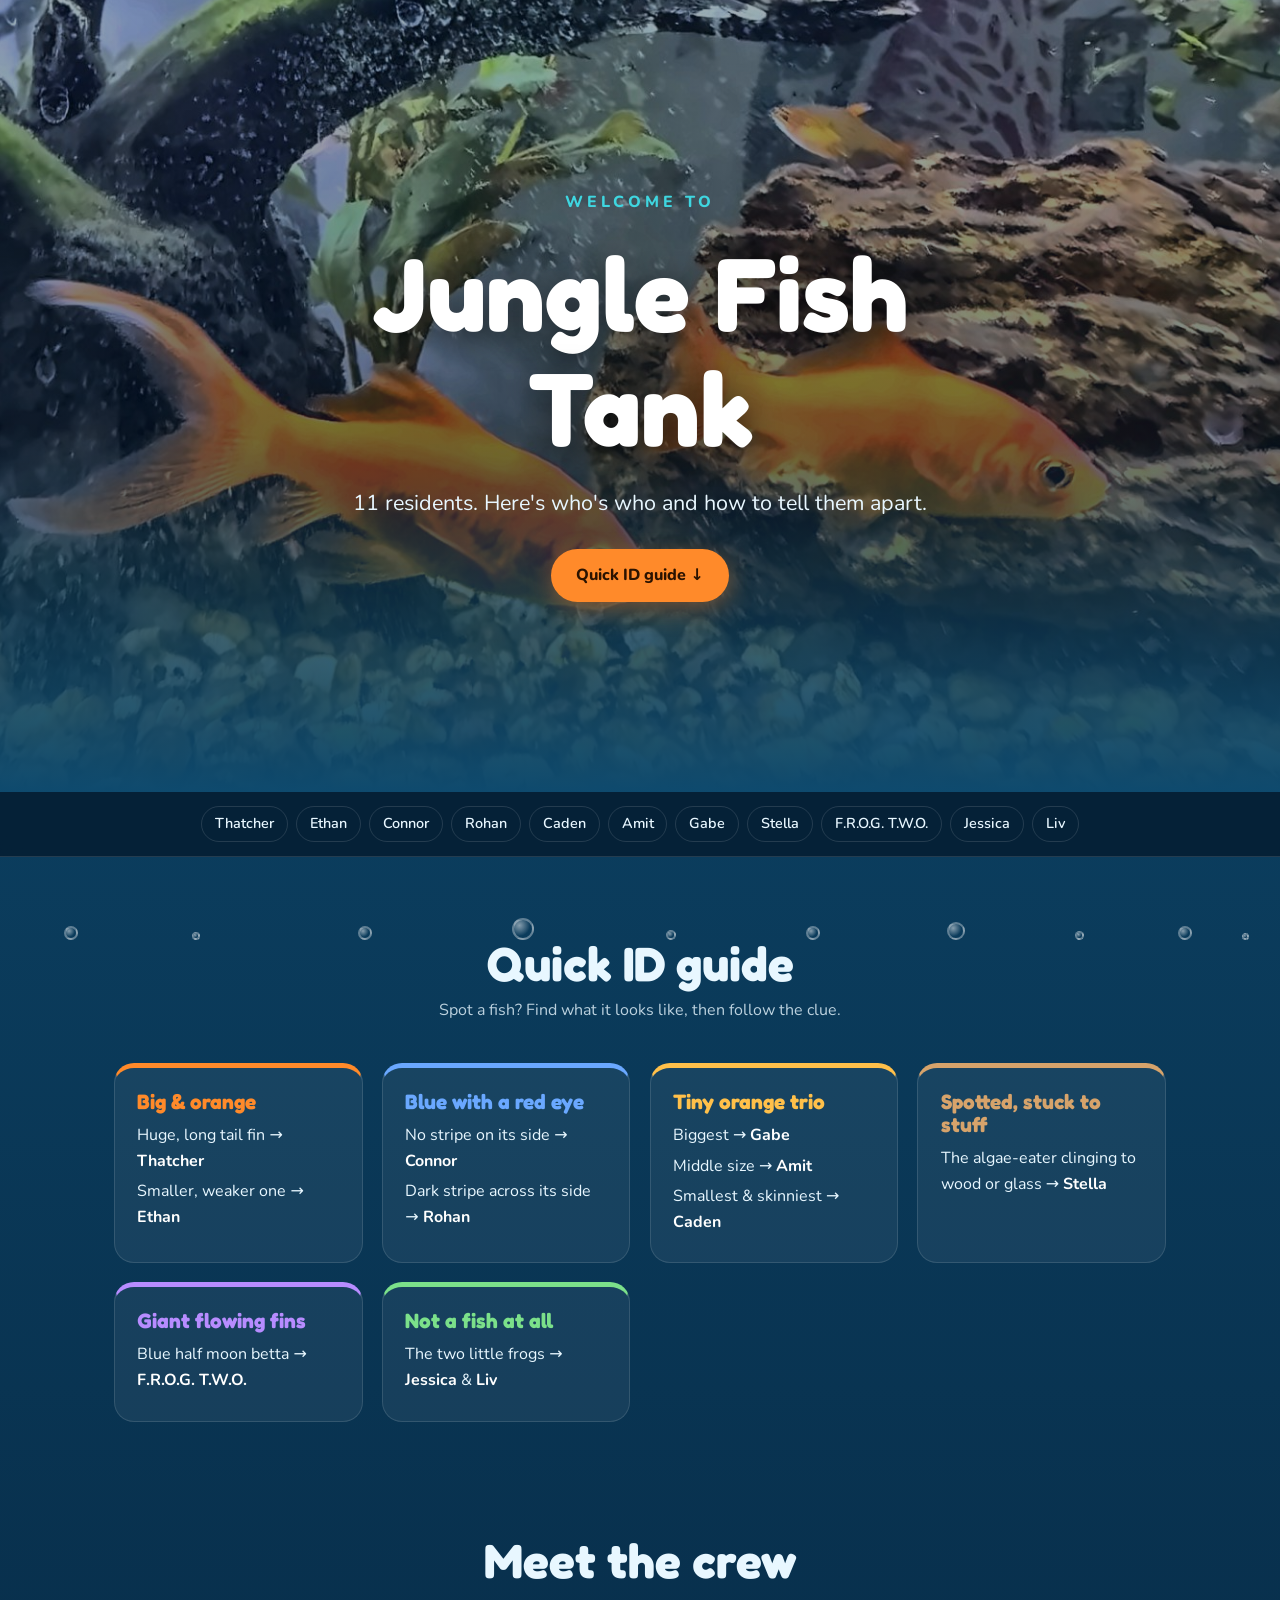
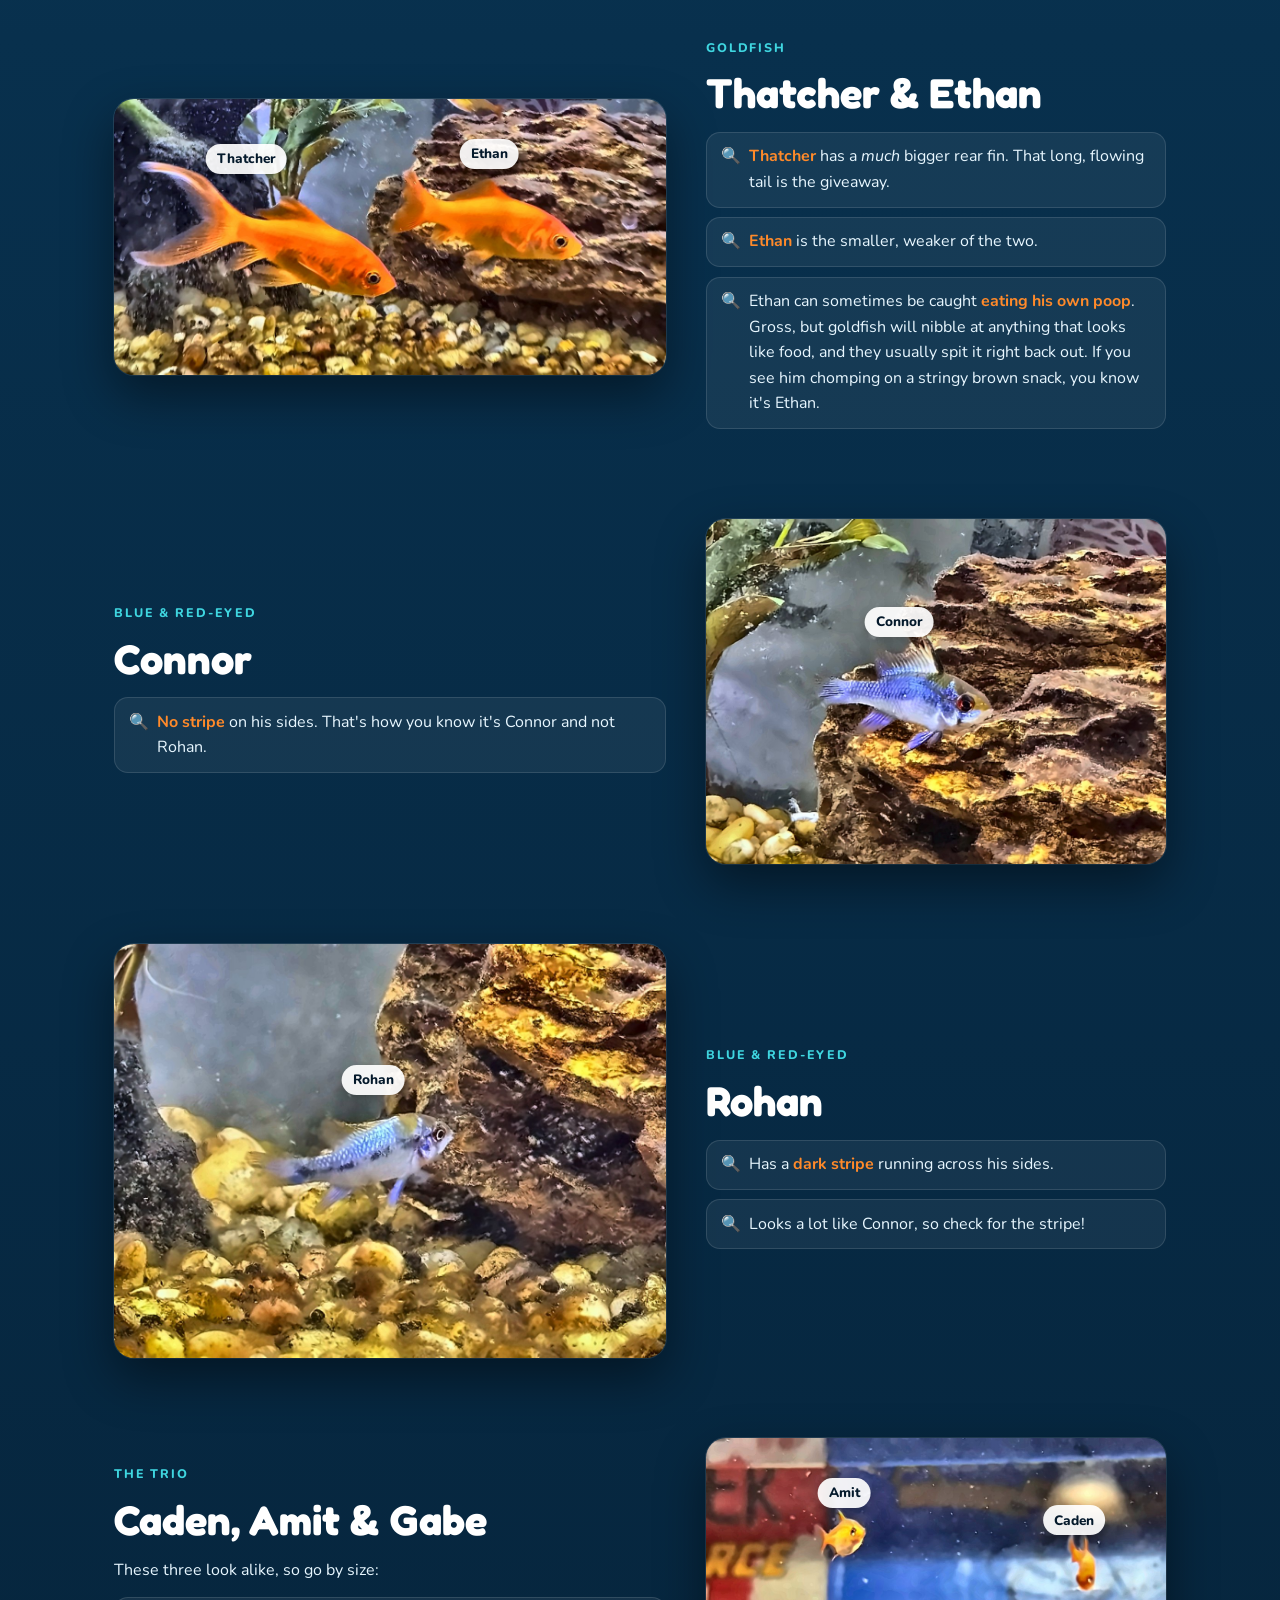
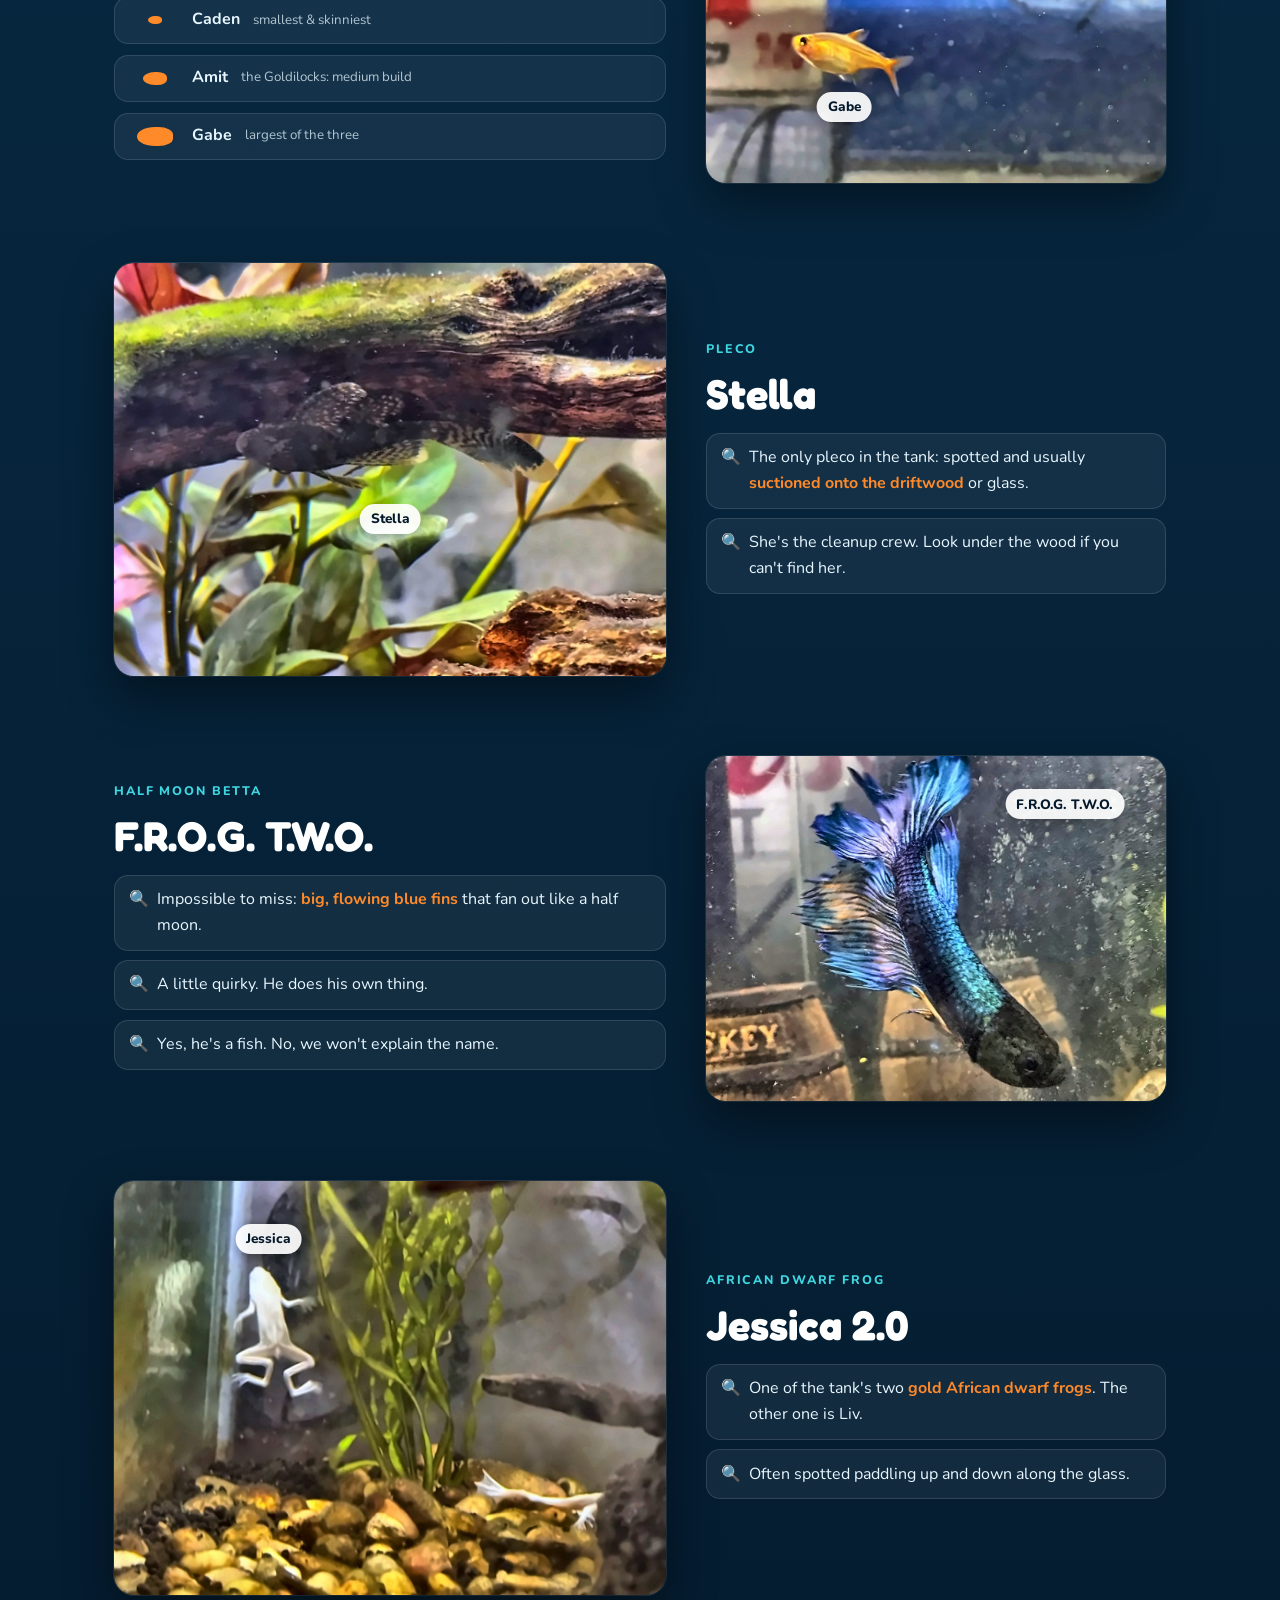
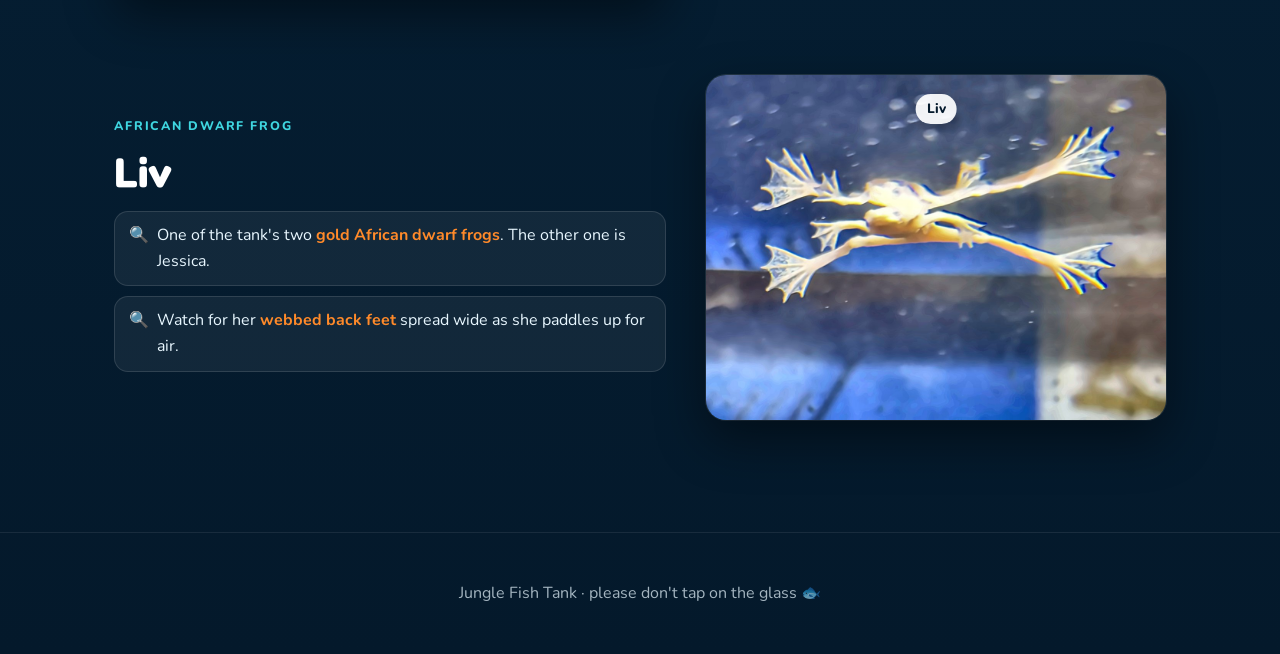
<file: index.html>
<!DOCTYPE html>
<html lang="en">
<head>
  <meta charset="UTF-8">
  <meta name="viewport" content="width=device-width, initial-scale=1.0">
  <title>Jungle Fish Tank · Meet the Crew</title>
  <link rel="preconnect" href="https://fonts.googleapis.com">
  <link rel="preconnect" href="https://fonts.gstatic.com" crossorigin>
  <link href="https://fonts.googleapis.com/css2?family=Fredoka:wght@500;700&family=Nunito:wght@400;600;800&display=swap" rel="stylesheet">
  <link rel="stylesheet" href="Style.css">
</head>
<body>

  <!-- floating bubbles (pure CSS) -->
  <div class="bubbles" aria-hidden="true">
    <span></span><span></span><span></span><span></span><span></span>
    <span></span><span></span><span></span><span></span><span></span>
  </div>

  <header class="hero">
    <img class="hero-bg" src="images/tank.jpg" alt="">
    <div class="hero-text">
      <p class="eyebrow">Welcome to</p>
      <h1>Jungle Fish Tank</h1>
      <p class="tagline">11 residents. Here's who's who and how to tell them apart.</p>
      <a class="btn" href="#quick-id">Quick ID guide ↓</a>
    </div>
  </header>

  <nav class="roster" aria-label="Jump to a tank-mate">
    <a href="#goldfish">Thatcher</a>
    <a href="#goldfish">Ethan</a>
    <a href="#connor">Connor</a>
    <a href="#rohan">Rohan</a>
    <a href="#trio">Caden</a>
    <a href="#trio">Amit</a>
    <a href="#trio">Gabe</a>
    <a href="#stella">Stella</a>
    <a href="#frog-two">F.R.O.G. T.W.O.</a>
    <a href="#frogs">Jessica</a>
    <a href="#liv">Liv</a>
  </nav>

  <!-- QUICK ID -->
  <section id="quick-id" class="quick-id">
    <h2>Quick ID guide</h2>
    <p class="section-intro">Spot a fish? Find what it looks like, then follow the clue.</p>
    <div class="id-grid">
      <div class="id-card orange">
        <h3>Big &amp; orange</h3>
        <p>Huge, long tail fin → <strong>Thatcher</strong></p>
        <p>Smaller, weaker one → <strong>Ethan</strong></p>
      </div>
      <div class="id-card blue">
        <h3>Blue with a red eye</h3>
        <p>No stripe on its side → <strong>Connor</strong></p>
        <p>Dark stripe across its side → <strong>Rohan</strong></p>
      </div>
      <div class="id-card amber">
        <h3>Tiny orange trio</h3>
        <p>Biggest → <strong>Gabe</strong></p>
        <p>Middle size → <strong>Amit</strong></p>
        <p>Smallest &amp; skinniest → <strong>Caden</strong></p>
      </div>
      <div class="id-card brown">
        <h3>Spotted, stuck to stuff</h3>
        <p>The algae-eater clinging to wood or glass → <strong>Stella</strong></p>
      </div>
      <div class="id-card violet">
        <h3>Giant flowing fins</h3>
        <p>Blue half moon betta → <strong>F.R.O.G. T.W.O.</strong></p>
      </div>
      <div class="id-card green">
        <h3>Not a fish at all</h3>
        <p>The two little frogs → <strong>Jessica</strong> &amp; <strong>Liv</strong></p>
      </div>
    </div>
  </section>

  <main class="profiles">
    <h2>Meet the crew</h2>

    <!-- Thatcher & Ethan -->
    <article id="goldfish" class="profile">
      <figure class="photo">
        <img src="images/thatcher-ethan.jpg" alt="Two orange goldfish, Thatcher on the left and Ethan on the right">
        <span class="tag" style="left:24%; top:22%">Thatcher</span>
        <span class="tag" style="left:68%; top:20%">Ethan</span>
      </figure>
      <div class="info">
        <p class="species">Goldfish</p>
        <h3>Thatcher &amp; Ethan</h3>
        <ul class="clues">
          <li><b>Thatcher</b> has a <em>much</em> bigger rear fin. That long, flowing tail is the giveaway.</li>
          <li><b>Ethan</b> is the smaller, weaker of the two.</li>
          <li>Ethan can sometimes be caught <b>eating his own poop</b>. Gross, but goldfish will nibble at anything that looks like food, and they usually spit it right back out. If you see him chomping on a stringy brown snack, you know it's Ethan.</li>
        </ul>
      </div>
    </article>

    <!-- Connor -->
    <article id="connor" class="profile reverse">
      <figure class="photo">
        <img src="images/connor.jpg" alt="Connor, a small blue fish with a red eye, resting by a rock">
        <span class="tag" style="left:42%; top:30%">Connor</span>
      </figure>
      <div class="info">
        <p class="species">Blue &amp; red-eyed</p>
        <h3>Connor</h3>
        <ul class="clues">
          <li><b>No stripe</b> on his sides. That's how you know it's Connor and not Rohan.</li>
        </ul>
      </div>
    </article>

    <!-- Rohan -->
    <article id="rohan" class="profile">
      <figure class="photo">
        <img src="images/rohan.jpg" alt="Rohan, a small blue fish with a dark stripe on his side">
        <span class="tag" style="left:47%; top:33%">Rohan</span>
      </figure>
      <div class="info">
        <p class="species">Blue &amp; red-eyed</p>
        <h3>Rohan</h3>
        <ul class="clues">
          <li>Has a <b>dark stripe</b> running across his sides.</li>
          <li>Looks a lot like Connor, so check for the stripe!</li>
        </ul>
      </div>
    </article>

    <!-- Trio -->
    <article id="trio" class="profile reverse">
      <figure class="photo">
        <img src="images/caden-amit-gabe.jpg" alt="Three small orange fish: Amit top left, Caden right, Gabe bottom">
        <span class="tag" style="left:30%; top:16%">Amit</span>
        <span class="tag" style="left:80%; top:24%">Caden</span>
        <span class="tag" style="left:30%; top:78%">Gabe</span>
      </figure>
      <div class="info">
        <p class="species">The trio</p>
        <h3>Caden, Amit &amp; Gabe</h3>
        <p>These three look alike, so go by size:</p>
        <div class="size-scale">
          <div><span class="dot s"></span><b>Caden</b><small>smallest &amp; skinniest</small></div>
          <div><span class="dot m"></span><b>Amit</b><small>the Goldilocks: medium build</small></div>
          <div><span class="dot l"></span><b>Gabe</b><small>largest of the three</small></div>
        </div>
      </div>
    </article>

    <!-- Stella -->
    <article id="stella" class="profile">
      <figure class="photo">
        <img src="images/stella.jpg" alt="Stella the pleco clinging to the underside of driftwood">
        <span class="tag" style="left:50%; top:62%">Stella</span>
      </figure>
      <div class="info">
        <p class="species">Pleco</p>
        <h3>Stella</h3>
        <ul class="clues">
          <li>The only pleco in the tank: spotted and usually <b>suctioned onto the driftwood</b> or glass.</li>
          <li>She's the cleanup crew. Look under the wood if you can't find her.</li>
        </ul>
      </div>
    </article>

    <!-- FROG TWO -->
    <article id="frog-two" class="profile reverse">
      <figure class="photo">
        <img src="images/frog-two.jpg" alt="F.R.O.G. T.W.O., a blue half moon betta with large flowing fins">
        <span class="tag" style="left:78%; top:14%">F.R.O.G. T.W.O.</span>
      </figure>
      <div class="info">
        <p class="species">Half moon betta</p>
        <h3>F.R.O.G. T.W.O.</h3>
        <ul class="clues">
          <li>Impossible to miss: <b>big, flowing blue fins</b> that fan out like a half moon.</li>
          <li>A little quirky. He does his own thing.</li>
          <li>Yes, he's a fish. No, we won't explain the name.</li>
        </ul>
      </div>
    </article>

    <!-- Jessica -->
    <article id="Jessica 2.0" class="profile">
      <figure class="photo">
        <img src="images/jessica-liv.jpg" alt="Jessica the African dwarf frog swimming by the glass">
        <span class="tag" style="left:28%; top:14%">Jessica</span>
      </figure>
      <div class="info">
        <p class="species">African dwarf frog</p>
        <h3>Jessica 2.0</h3>
        <ul class="clues">
          <li>One of the tank's two <b>gold African dwarf frogs</b>. The other one is Liv.</li>
          <li>Often spotted paddling up and down along the glass.</li>
        </ul>
      </div>
    </article>

    <!-- Liv -->
    <article id="liv" class="profile reverse">
      <figure class="photo">
        <img src="images/liv.jpg" alt="Liv the African dwarf frog swimming with her webbed feet spread wide">
        <span class="tag" style="left:50%; top:10%">Liv</span>
      </figure>
      <div class="info">
        <p class="species">African dwarf frog</p>
        <h3>Liv</h3>
        <ul class="clues">
          <li>One of the tank's two <b>gold African dwarf frogs</b>. The other one is Jessica.</li>
          <li>Watch for her <b>webbed back feet</b> spread wide as she paddles up for air.</li>
        </ul>
      </div>
    </article>
  </main>

  <footer>
    <p>Jungle Fish Tank · please don't tap on the glass 🐟</p>
  </footer>

</body>
</html>
</file>
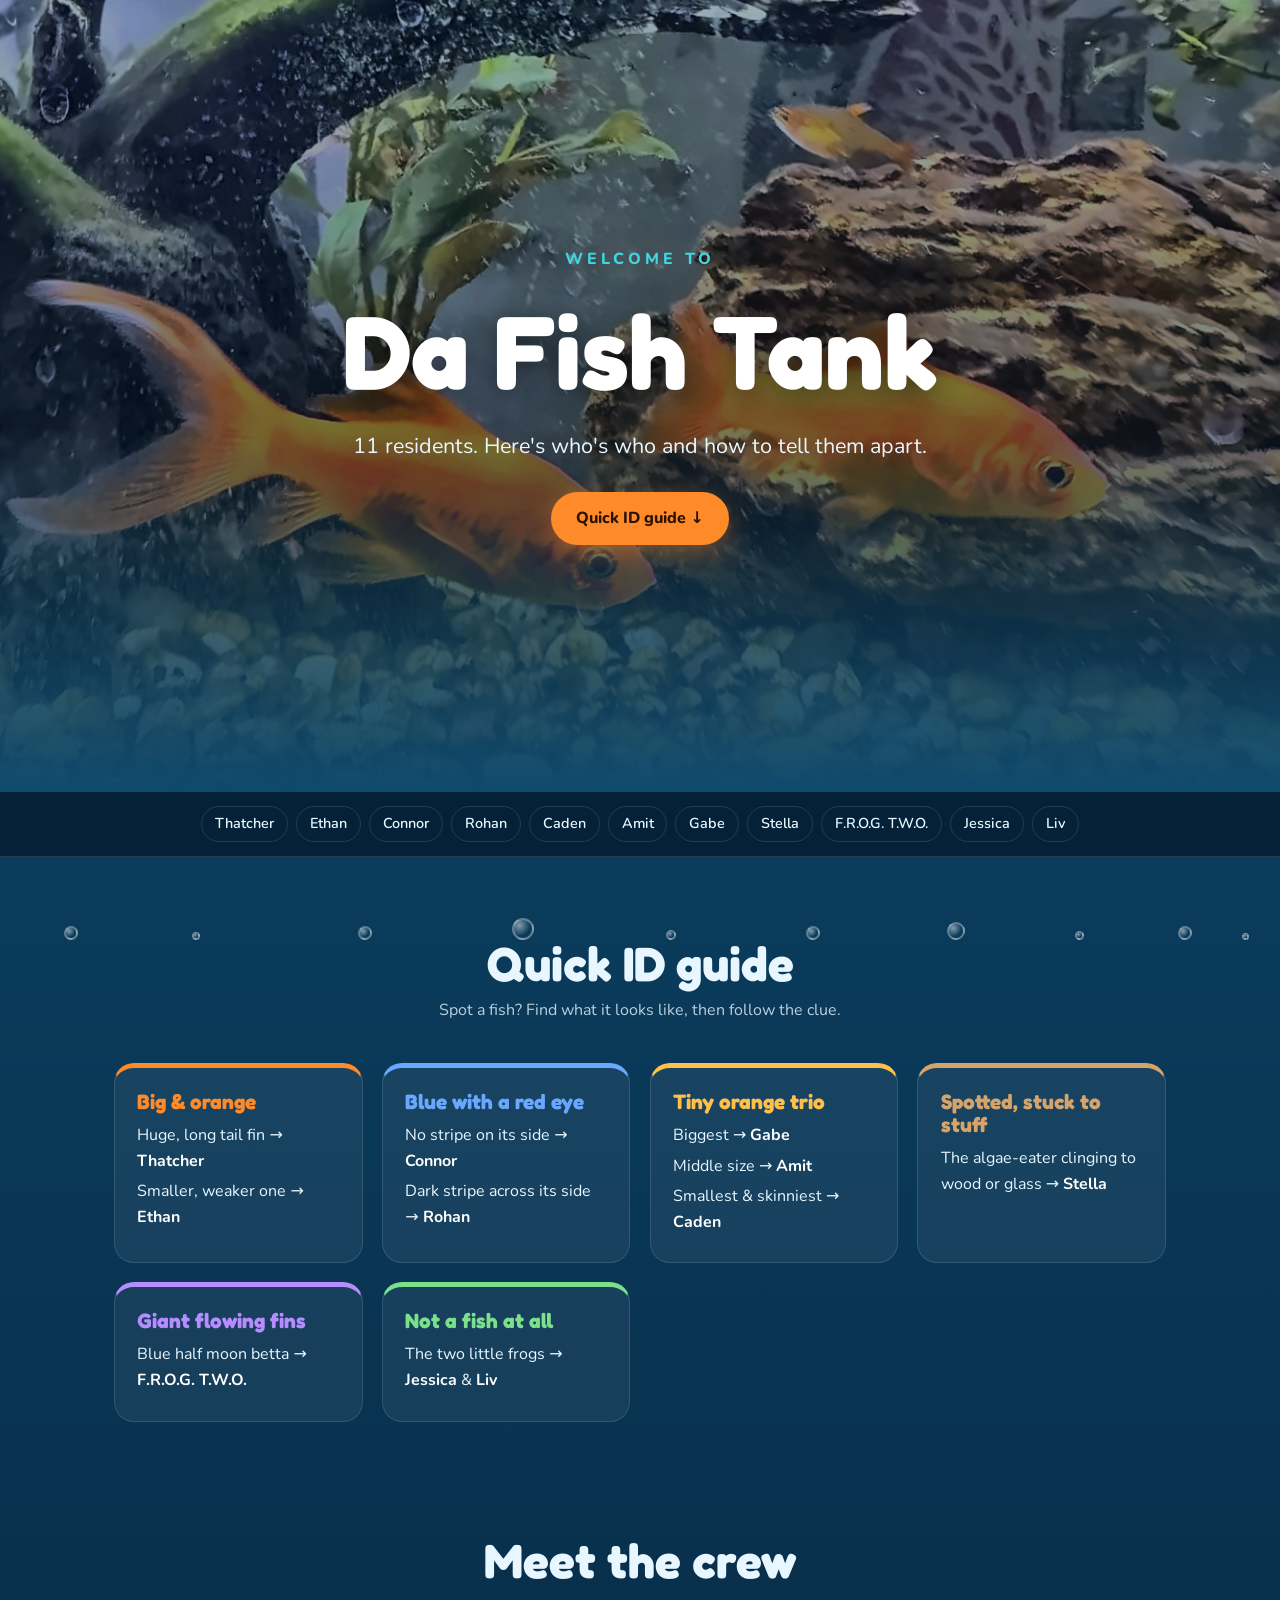
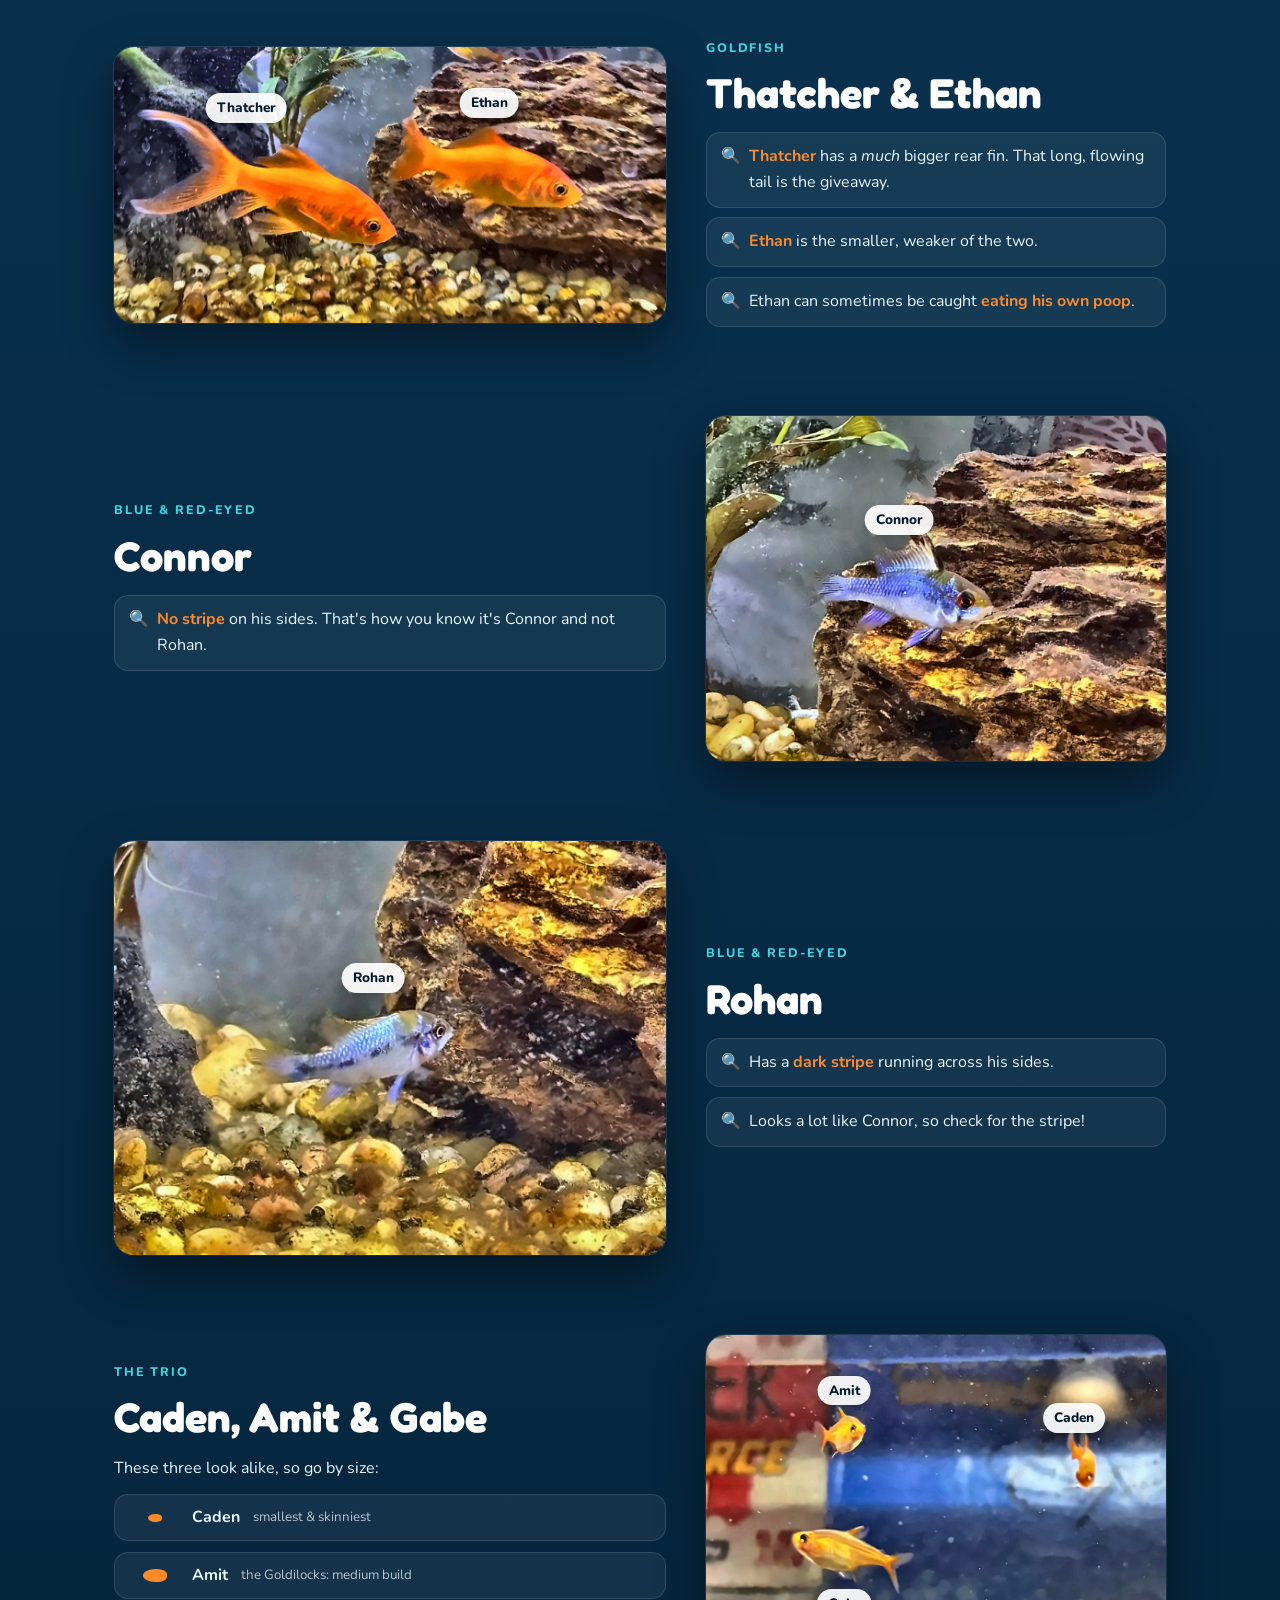
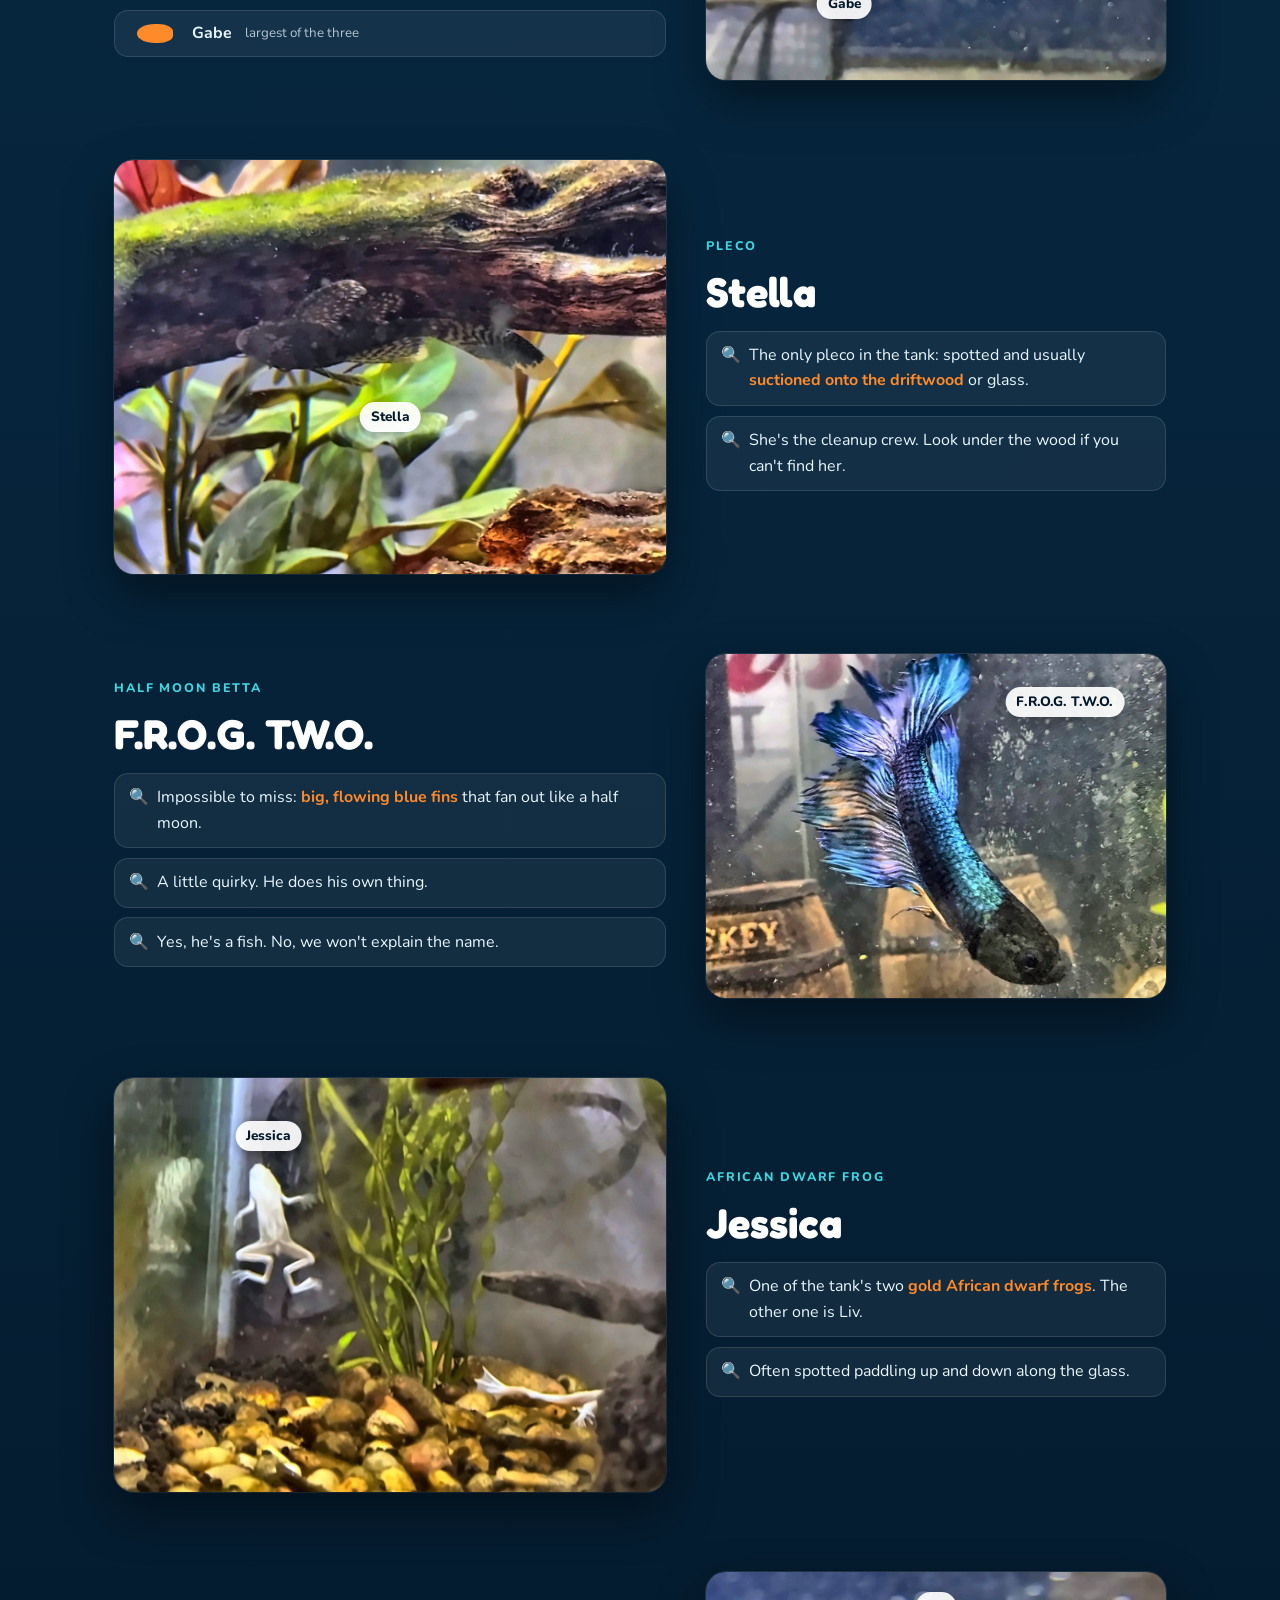
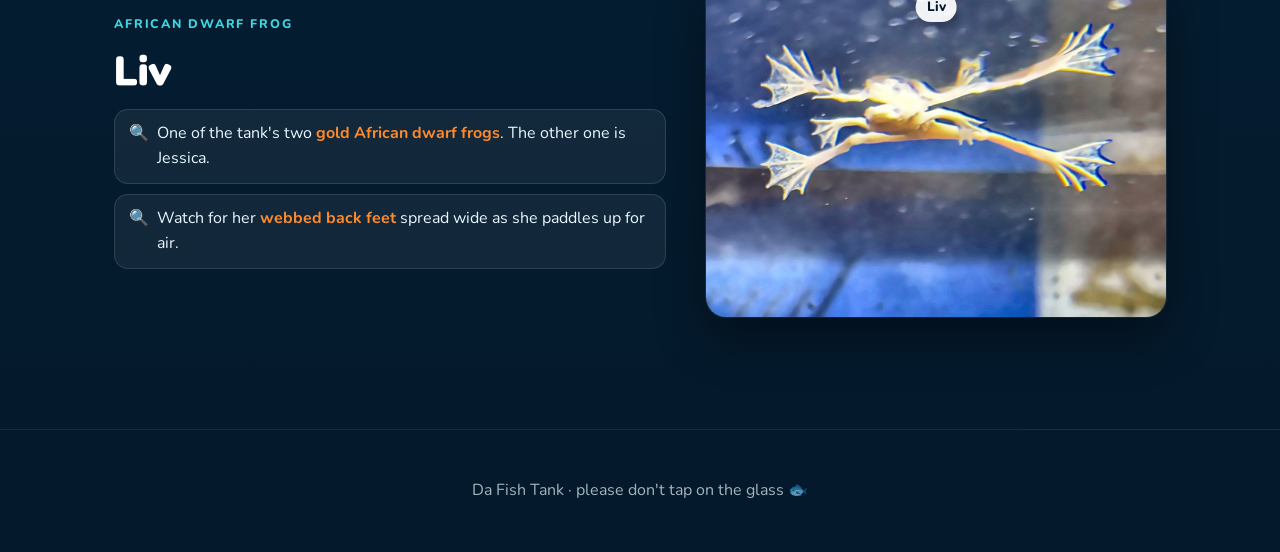
<file: Main.html>
<!DOCTYPE html>
<html lang="en">
<head>
  <meta charset="UTF-8">
  <meta name="viewport" content="width=device-width, initial-scale=1.0">
  <title>Da Fish Tank · Meet the Crew</title>
  <link rel="preconnect" href="https://fonts.googleapis.com">
  <link rel="preconnect" href="https://fonts.gstatic.com" crossorigin>
  <link href="https://fonts.googleapis.com/css2?family=Fredoka:wght@500;700&family=Nunito:wght@400;600;800&display=swap" rel="stylesheet">
  <link rel="stylesheet" href="Style.css">
</head>
<body>

  <!-- floating bubbles (pure CSS) -->
  <div class="bubbles" aria-hidden="true">
    <span></span><span></span><span></span><span></span><span></span>
    <span></span><span></span><span></span><span></span><span></span>
  </div>

  <header class="hero">
    <img class="hero-bg" src="images/tank.jpg" alt="">
    <div class="hero-text">
      <p class="eyebrow">Welcome to</p>
      <h1>Da Fish Tank</h1>
      <p class="tagline">11 residents. Here's who's who and how to tell them apart.</p>
      <a class="btn" href="#quick-id">Quick ID guide ↓</a>
    </div>
  </header>

  <nav class="roster" aria-label="Jump to a tank-mate">
    <a href="#goldfish">Thatcher</a>
    <a href="#goldfish">Ethan</a>
    <a href="#connor">Connor</a>
    <a href="#rohan">Rohan</a>
    <a href="#trio">Caden</a>
    <a href="#trio">Amit</a>
    <a href="#trio">Gabe</a>
    <a href="#stella">Stella</a>
    <a href="#frog-two">F.R.O.G. T.W.O.</a>
    <a href="#frogs">Jessica</a>
    <a href="#liv">Liv</a>
  </nav>

  <!-- QUICK ID -->
  <section id="quick-id" class="quick-id">
    <h2>Quick ID guide</h2>
    <p class="section-intro">Spot a fish? Find what it looks like, then follow the clue.</p>
    <div class="id-grid">
      <div class="id-card orange">
        <h3>Big &amp; orange</h3>
        <p>Huge, long tail fin → <strong>Thatcher</strong></p>
        <p>Smaller, weaker one → <strong>Ethan</strong></p>
      </div>
      <div class="id-card blue">
        <h3>Blue with a red eye</h3>
        <p>No stripe on its side → <strong>Connor</strong></p>
        <p>Dark stripe across its side → <strong>Rohan</strong></p>
      </div>
      <div class="id-card amber">
        <h3>Tiny orange trio</h3>
        <p>Biggest → <strong>Gabe</strong></p>
        <p>Middle size → <strong>Amit</strong></p>
        <p>Smallest &amp; skinniest → <strong>Caden</strong></p>
      </div>
      <div class="id-card brown">
        <h3>Spotted, stuck to stuff</h3>
        <p>The algae-eater clinging to wood or glass → <strong>Stella</strong></p>
      </div>
      <div class="id-card violet">
        <h3>Giant flowing fins</h3>
        <p>Blue half moon betta → <strong>F.R.O.G. T.W.O.</strong></p>
      </div>
      <div class="id-card green">
        <h3>Not a fish at all</h3>
        <p>The two little frogs → <strong>Jessica</strong> &amp; <strong>Liv</strong></p>
      </div>
    </div>
  </section>

  <main class="profiles">
    <h2>Meet the crew</h2>

    <!-- Thatcher & Ethan -->
    <article id="goldfish" class="profile">
      <figure class="photo">
        <img src="images/thatcher-ethan.jpg" alt="Two orange goldfish, Thatcher on the left and Ethan on the right">
        <span class="tag" style="left:24%; top:22%">Thatcher</span>
        <span class="tag" style="left:68%; top:20%">Ethan</span>
      </figure>
      <div class="info">
        <p class="species">Goldfish</p>
        <h3>Thatcher &amp; Ethan</h3>
        <ul class="clues">
          <li><b>Thatcher</b> has a <em>much</em> bigger rear fin. That long, flowing tail is the giveaway.</li>
          <li><b>Ethan</b> is the smaller, weaker of the two.</li>
          <li>Ethan can sometimes be caught <b>eating his own poop</b>.</li>
        </ul>
      </div>
    </article>

    <!-- Connor -->
    <article id="connor" class="profile reverse">
      <figure class="photo">
        <img src="images/connor.jpg" alt="Connor, a small blue fish with a red eye, resting by a rock">
        <span class="tag" style="left:42%; top:30%">Connor</span>
      </figure>
      <div class="info">
        <p class="species">Blue &amp; red-eyed</p>
        <h3>Connor</h3>
        <ul class="clues">
          <li><b>No stripe</b> on his sides. That's how you know it's Connor and not Rohan.</li>
        </ul>
      </div>
    </article>

    <!-- Rohan -->
    <article id="rohan" class="profile">
      <figure class="photo">
        <img src="images/rohan.jpg" alt="Rohan, a small blue fish with a dark stripe on his side">
        <span class="tag" style="left:47%; top:33%">Rohan</span>
      </figure>
      <div class="info">
        <p class="species">Blue &amp; red-eyed</p>
        <h3>Rohan</h3>
        <ul class="clues">
          <li>Has a <b>dark stripe</b> running across his sides.</li>
          <li>Looks a lot like Connor, so check for the stripe!</li>
        </ul>
      </div>
    </article>

    <!-- Trio -->
    <article id="trio" class="profile reverse">
      <figure class="photo">
        <img src="images/caden-amit-gabe.jpg" alt="Three small orange fish: Amit top left, Caden right, Gabe bottom">
        <span class="tag" style="left:30%; top:16%">Amit</span>
        <span class="tag" style="left:80%; top:24%">Caden</span>
        <span class="tag" style="left:30%; top:78%">Gabe</span>
      </figure>
      <div class="info">
        <p class="species">The trio</p>
        <h3>Caden, Amit &amp; Gabe</h3>
        <p>These three look alike, so go by size:</p>
        <div class="size-scale">
          <div><span class="dot s"></span><b>Caden</b><small>smallest &amp; skinniest</small></div>
          <div><span class="dot m"></span><b>Amit</b><small>the Goldilocks: medium build</small></div>
          <div><span class="dot l"></span><b>Gabe</b><small>largest of the three</small></div>
        </div>
      </div>
    </article>

    <!-- Stella -->
    <article id="stella" class="profile">
      <figure class="photo">
        <img src="images/stella.jpg" alt="Stella the pleco clinging to the underside of driftwood">
        <span class="tag" style="left:50%; top:62%">Stella</span>
      </figure>
      <div class="info">
        <p class="species">Pleco</p>
        <h3>Stella</h3>
        <ul class="clues">
          <li>The only pleco in the tank: spotted and usually <b>suctioned onto the driftwood</b> or glass.</li>
          <li>She's the cleanup crew. Look under the wood if you can't find her.</li>
        </ul>
      </div>
    </article>

    <!-- FROG TWO -->
    <article id="frog-two" class="profile reverse">
      <figure class="photo">
        <img src="images/frog-two.jpg" alt="F.R.O.G. T.W.O., a blue half moon betta with large flowing fins">
        <span class="tag" style="left:78%; top:14%">F.R.O.G. T.W.O.</span>
      </figure>
      <div class="info">
        <p class="species">Half moon betta</p>
        <h3>F.R.O.G. T.W.O.</h3>
        <ul class="clues">
          <li>Impossible to miss: <b>big, flowing blue fins</b> that fan out like a half moon.</li>
          <li>A little quirky. He does his own thing.</li>
          <li>Yes, he's a fish. No, we won't explain the name.</li>
        </ul>
      </div>
    </article>

    <!-- Jessica -->
    <article id="frogs" class="profile">
      <figure class="photo">
        <img src="images/jessica-liv.jpg" alt="Jessica the African dwarf frog swimming by the glass">
        <span class="tag" style="left:28%; top:14%">Jessica</span>
      </figure>
      <div class="info">
        <p class="species">African dwarf frog</p>
        <h3>Jessica</h3>
        <ul class="clues">
          <li>One of the tank's two <b>gold African dwarf frogs</b>. The other one is Liv.</li>
          <li>Often spotted paddling up and down along the glass.</li>
        </ul>
      </div>
    </article>

    <!-- Liv -->
    <article id="liv" class="profile reverse">
      <figure class="photo">
        <img src="images/liv.jpg" alt="Liv the African dwarf frog swimming with her webbed feet spread wide">
        <span class="tag" style="left:50%; top:10%">Liv</span>
      </figure>
      <div class="info">
        <p class="species">African dwarf frog</p>
        <h3>Liv</h3>
        <ul class="clues">
          <li>One of the tank's two <b>gold African dwarf frogs</b>. The other one is Jessica.</li>
          <li>Watch for her <b>webbed back feet</b> spread wide as she paddles up for air.</li>
        </ul>
      </div>
    </article>
  </main>

  <footer>
    <p>Da Fish Tank · please don't tap on the glass 🐟</p>
  </footer>

</body>
</html>
</file>
<file: Style.css>
/* ===== Da Fish Tank ===== */
:root {
  --deep: #04192b;
  --mid: #08304d;
  --surface: #0e4a6e;
  --foam: #e8f7ff;
  --aqua: #3fd6e0;
  --orange: #ff8a2a;
  --card: rgba(255, 255, 255, 0.06);
  --border: rgba(255, 255, 255, 0.12);
  --radius: 20px;
}

* { box-sizing: border-box; margin: 0; padding: 0; }

html { scroll-behavior: smooth; background: var(--deep); }

body {
  font-family: "Nunito", system-ui, sans-serif;
  color: var(--foam);
  line-height: 1.6;
  background-color: var(--deep);
  background-image: linear-gradient(180deg, var(--surface) 0%, var(--mid) 30%, var(--deep) 100%);
  overflow-x: hidden;
}

h1, h2, h3 { font-family: "Fredoka", sans-serif; line-height: 1.1; }

/* ---------- Bubbles ---------- */
.bubbles { position: fixed; inset: 0; pointer-events: none; z-index: 0; }
.bubbles span {
  position: absolute;
  bottom: -40px;
  width: 14px; height: 14px;
  border-radius: 50%;
  border: 2px solid rgba(255, 255, 255, 0.35);
  background: radial-gradient(circle at 30% 30%, rgba(255,255,255,.5), transparent 60%);
  animation: rise linear infinite;
}
.bubbles span:nth-child(1)  { left: 5%;  animation-duration: 14s; }
.bubbles span:nth-child(2)  { left: 15%; animation-duration: 18s; animation-delay: 3s; width: 8px; height: 8px; }
.bubbles span:nth-child(3)  { left: 28%; animation-duration: 12s; animation-delay: 6s; }
.bubbles span:nth-child(4)  { left: 40%; animation-duration: 20s; animation-delay: 1s; width: 22px; height: 22px; }
.bubbles span:nth-child(5)  { left: 52%; animation-duration: 16s; animation-delay: 8s; width: 10px; height: 10px; }
.bubbles span:nth-child(6)  { left: 63%; animation-duration: 13s; animation-delay: 4s; }
.bubbles span:nth-child(7)  { left: 74%; animation-duration: 19s; animation-delay: 2s; width: 18px; height: 18px; }
.bubbles span:nth-child(8)  { left: 84%; animation-duration: 15s; animation-delay: 7s; width: 9px; height: 9px; }
.bubbles span:nth-child(9)  { left: 92%; animation-duration: 17s; animation-delay: 5s; }
.bubbles span:nth-child(10) { left: 97%; animation-duration: 11s; animation-delay: 9s; width: 7px; height: 7px; }

@keyframes rise {
  0%   { transform: translate(0, 0); opacity: 0; }
  10%  { opacity: 1; }
  50%  { transform: translate(14px, -55vh); }
  100% { transform: translate(-10px, -110vh); opacity: 0; }
}

@media (prefers-reduced-motion: reduce) {
  .bubbles { display: none; }
  html { scroll-behavior: auto; }
}

/* ---------- Hero ---------- */
.hero {
  position: relative;
  min-height: 88vh;
  display: grid;
  place-items: center;
  text-align: center;
  overflow: hidden;
  isolation: isolate;
}
.hero-bg {
  position: absolute; inset: 0;
  width: 100%; height: 100%;
  object-fit: cover;
  z-index: -2;
  transform: scale(1.05);
}
.hero::after {
  content: "";
  position: absolute; inset: 0;
  z-index: -1;
  background: linear-gradient(180deg, rgba(4,25,43,.35) 0%, rgba(4,25,43,.55) 55%, var(--surface) 100%);
}
.hero-text { padding: 2rem; max-width: 720px; }
.eyebrow {
  text-transform: uppercase;
  letter-spacing: .25em;
  font-weight: 800;
  color: var(--aqua);
}
.hero h1 {
  font-size: clamp(3rem, 10vw, 6.5rem);
  margin: .2em 0;
  color: #fff;
  text-shadow: 0 6px 30px rgba(0,0,0,.5);
}
.tagline { font-size: clamp(1.05rem, 2.5vw, 1.35rem); margin-bottom: 1.8rem; }
.btn {
  display: inline-block;
  padding: .85em 1.6em;
  border-radius: 999px;
  background: var(--orange);
  color: #2b1300;
  font-weight: 800;
  text-decoration: none;
  box-shadow: 0 8px 24px rgba(255,138,42,.4);
  transition: transform .2s, box-shadow .2s;
}
.btn:hover { transform: translateY(-3px); box-shadow: 0 12px 30px rgba(255,138,42,.55); }

/* ---------- Roster nav ---------- */
.roster {
  position: sticky; top: 0; z-index: 10;
  display: flex; flex-wrap: wrap; justify-content: center; gap: .5rem;
  padding: .9rem 1rem;
  background: rgba(4, 25, 43, .75);
  backdrop-filter: blur(10px);
  border-bottom: 1px solid var(--border);
}
.roster a {
  color: var(--foam);
  text-decoration: none;
  font-weight: 600;
  font-size: .9rem;
  padding: .35em .9em;
  border-radius: 999px;
  border: 1px solid var(--border);
  transition: background .2s, color .2s;
}
.roster a:hover { background: var(--aqua); color: var(--deep); }

/* ---------- Sections ---------- */
section, main { position: relative; z-index: 1; max-width: 1100px; margin: 0 auto; padding: 5rem 1.5rem 2rem; }
section h2, main > h2 { font-size: clamp(2rem, 5vw, 3rem); text-align: center; margin-bottom: .5rem; }
.section-intro { text-align: center; opacity: .8; margin-bottom: 2.5rem; }

/* ---------- Quick ID ---------- */
.id-grid {
  display: grid;
  grid-template-columns: repeat(auto-fit, minmax(240px, 1fr));
  gap: 1.2rem;
}
.id-card {
  background: var(--card);
  border: 1px solid var(--border);
  border-top: 5px solid var(--accent);
  border-radius: var(--radius);
  padding: 1.4rem;
  transition: transform .2s;
}
.id-card:hover { transform: translateY(-4px); }
.id-card h3 { color: var(--accent); font-size: 1.3rem; margin-bottom: .6rem; }
.id-card p { margin: .3rem 0; }
.id-card strong { color: #fff; }
.orange { --accent: #ff8a2a; }
.blue   { --accent: #6aa8ff; }
.amber  { --accent: #ffc04a; }
.brown  { --accent: #d6a36b; }
.violet { --accent: #b78cff; }
.green  { --accent: #7be08a; }

/* ---------- Profiles ---------- */
.profiles > h2 { margin-bottom: 3rem; }
.profile {
  display: grid;
  grid-template-columns: 1.2fr 1fr;
  gap: 2.5rem;
  align-items: center;
  margin-bottom: 5rem;
  scroll-margin-top: 80px;
}
.profile.reverse .photo { order: 2; }

.photo {
  position: relative;
  border-radius: var(--radius);
  overflow: hidden;
  box-shadow: 0 20px 50px rgba(0,0,0,.45), 0 0 0 1px var(--border);
}
.photo img { display: block; width: 100%; height: auto; transition: transform .5s; }
.photo:hover img { transform: scale(1.04); }

.tag {
  position: absolute;
  transform: translate(-50%, -50%);
  background: rgba(255,255,255,.92);
  color: var(--deep);
  font-weight: 800;
  font-size: .85rem;
  padding: .3em .8em;
  border-radius: 999px;
  white-space: nowrap;
  box-shadow: 0 4px 14px rgba(0,0,0,.35);
}

.species {
  display: inline-block;
  text-transform: uppercase;
  letter-spacing: .15em;
  font-size: .78rem;
  font-weight: 800;
  color: var(--aqua);
  margin-bottom: .4rem;
}
.info h3 { font-size: clamp(1.8rem, 4vw, 2.6rem); margin-bottom: 1rem; color: #fff; }
.info > p { margin-bottom: .8rem; }

.clues { list-style: none; }
.clues li {
  position: relative;
  padding: .7rem 1rem .7rem 2.6rem;
  margin-bottom: .6rem;
  background: var(--card);
  border: 1px solid var(--border);
  border-radius: 14px;
}
.clues li::before {
  content: "🔍";
  position: absolute; left: .85rem; top: .7rem;
}
.clues b { color: var(--orange); }

/* size scale for the trio */
.size-scale { display: grid; gap: .7rem; }
.size-scale div {
  display: grid;
  grid-template-columns: 48px auto 1fr;
  align-items: center;
  gap: .8rem;
  background: var(--card);
  border: 1px solid var(--border);
  border-radius: 14px;
  padding: .6rem 1rem;
}
.size-scale small { opacity: .75; }
.dot { justify-self: center; border-radius: 50% 40% 40% 50%; background: var(--orange); }
.dot.s { width: 14px; height: 8px; }
.dot.m { width: 24px; height: 13px; }
.dot.l { width: 36px; height: 19px; }

footer {
  position: relative; z-index: 1;
  text-align: center;
  padding: 3rem 1rem;
  opacity: .7;
  border-top: 1px solid var(--border);
}

/* ---------- Mobile ---------- */
@media (max-width: 760px) {
  .profile { grid-template-columns: 1fr; gap: 1.4rem; margin-bottom: 3.5rem; }
  .profile.reverse .photo { order: 0; }
  .tag { font-size: .72rem; }
  .roster { gap: .35rem; }
  .roster a { font-size: .8rem; }
}
</file>
